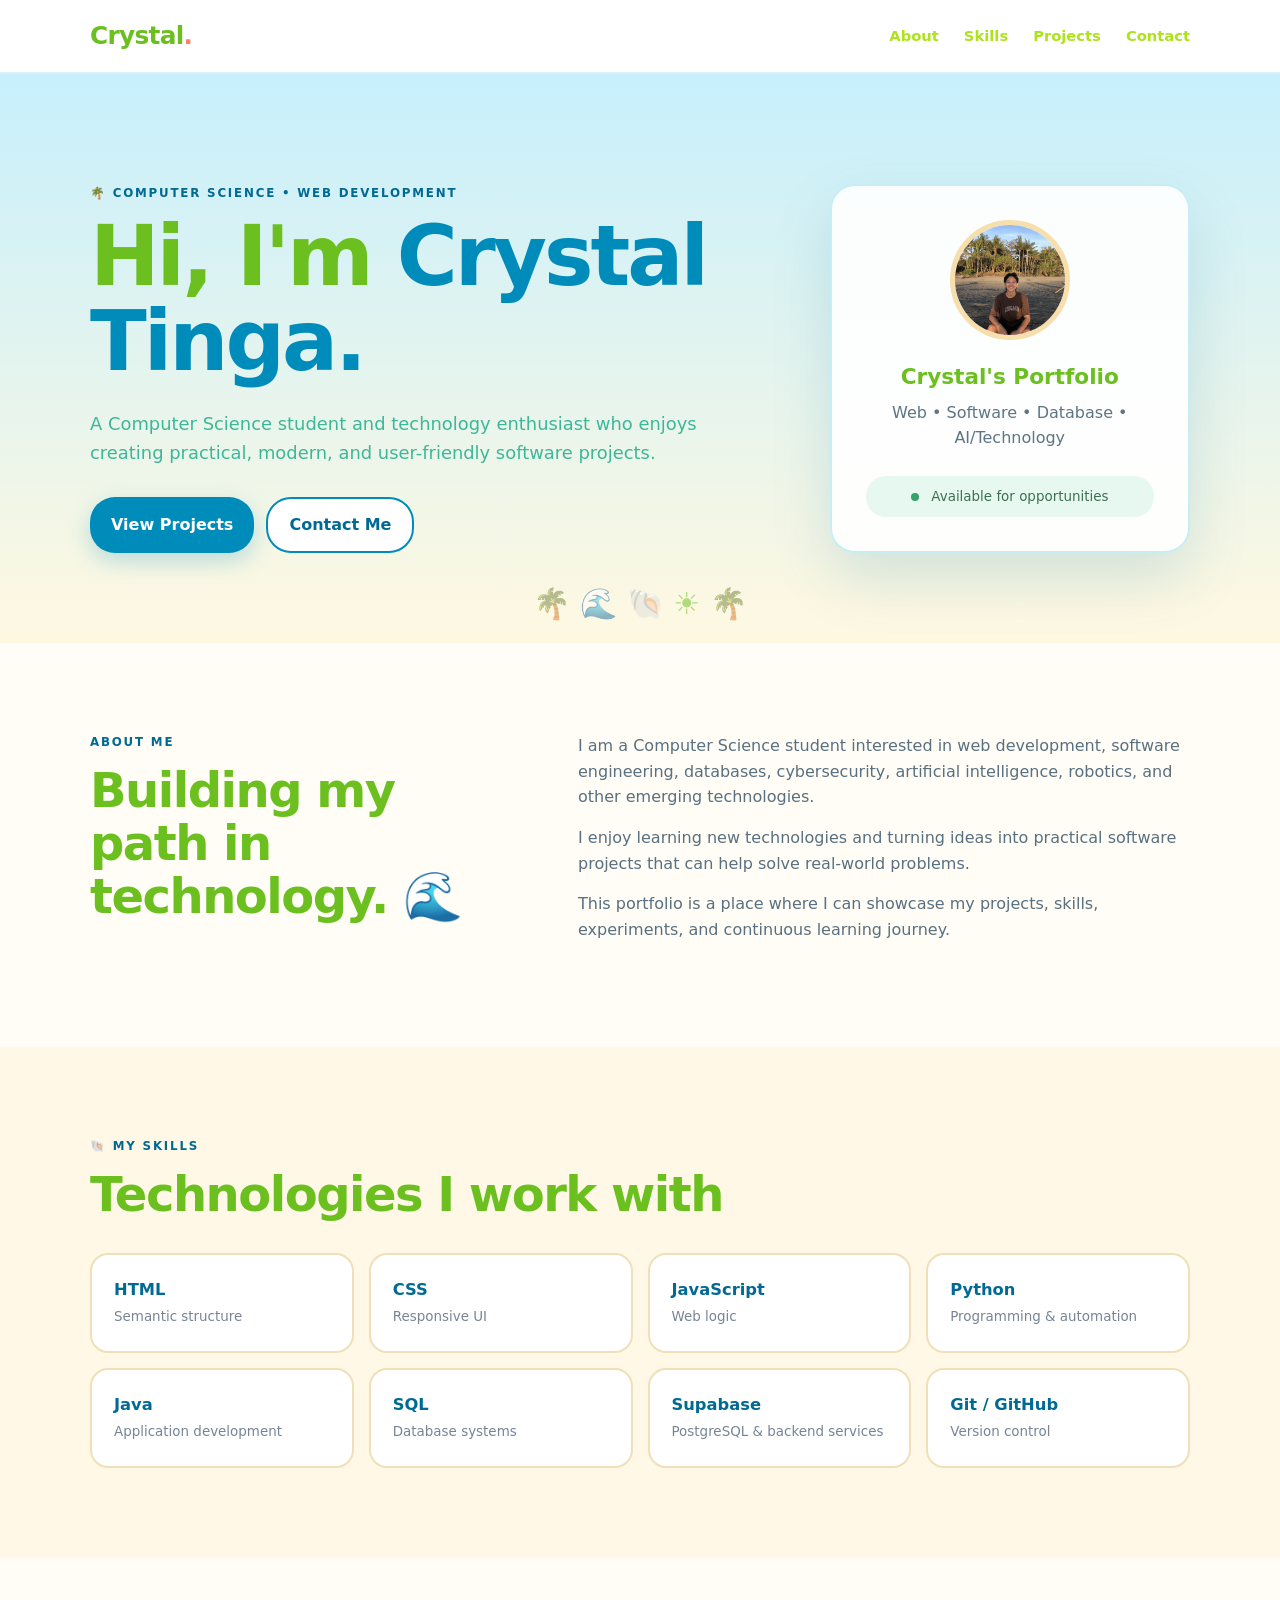
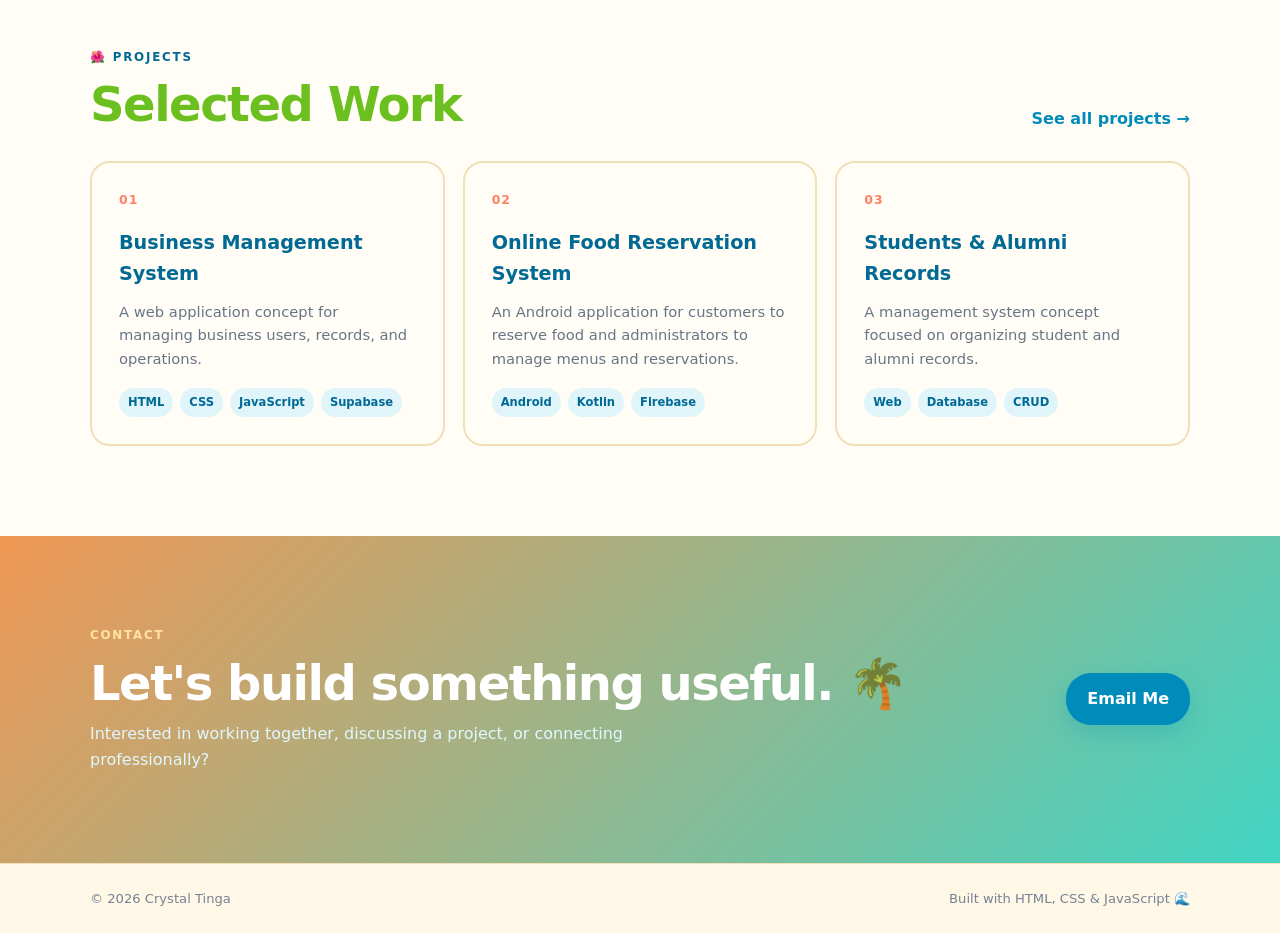
<file: index.html>
<!DOCTYPE html>
<html lang="en">
<head>
    <meta charset="UTF-8">
    <meta name="viewport" content="width=device-width, initial-scale=1.0">

    <meta
        name="description"
        content="Crystal Tinga — Computer Science student, developer, and technology enthusiast."
    >

    <meta name="author" content="Crystal Tinga">

    <title>Crystal Tinga | Portfolio</title>

    <link rel="stylesheet" href="style.css">
</head>

<body>

<!-- ================= HEADER ================= -->

<header class="site-header">
    <nav class="nav container">

        <a class="brand" href="index.html" aria-label="Crystal Tinga home">
            Crystal<span>.</span>
        </a>

        <div class="nav-links" id="navLinks">
            <a href="#about">About</a>
            <a href="#skills">Skills</a>
            <a href="#projects">Projects</a>
            <a href="#contact">Contact</a>
        </div>

        <button
            class="menu-toggle"
            type="button"
            aria-label="Open navigation menu"
            aria-expanded="false"
            aria-controls="navLinks"
        >
            ☰
        </button>

    </nav>
</header>


<main>

<!-- ================= HERO ================= -->

<section class="hero">

    <div class="container hero-grid">

        <div class="hero-content">

            <p class="eyebrow">
                🌴 COMPUTER SCIENCE • WEB DEVELOPMENT
            </p>

            <h1>
                Hi, I'm <span>Crystal Tinga.</span>
            </h1>

            <p class="hero-text">
                A Computer Science student and technology enthusiast
                who enjoys creating practical, modern, and user-friendly
                software projects.
            </p>

            <div class="hero-actions">
                <a class="btn primary" href="#projects">
                    View Projects
                </a>

                <a class="btn outline" href="#contact">
                    Contact Me
                </a>
            </div>

        </div>


        <div class="hero-card">

            <div class="avatar">
                <img src="profile.jpg" alt="Crystal Tinga">
            </div>

            <h2>
                Crystal's Portfolio
            </h2>

            <p>
                Web • Software • Database • AI/Technology
            </p>

            <div class="status">
                <span></span>
                Available for opportunities
            </div>

        </div>

    </div>

</section>


<!-- ================= ABOUT ================= -->

<section id="about" class="section">

    <div class="container two-col">

        <div>
            <p class="eyebrow">
                ABOUT ME
            </p>

            <h2>
                Building my path in technology. 🌊
            </h2>
        </div>

        <div class="about-text">

            <p>
                I am a Computer Science student interested in web development,
                software engineering, databases, cybersecurity, artificial
                intelligence, robotics, and other emerging technologies.
            </p>

            <p>
                I enjoy learning new technologies and turning ideas into
                practical software projects that can help solve real-world
                problems.
            </p>

            <p>
                This portfolio is a place where I can showcase my projects,
                skills, experiments, and continuous learning journey.
            </p>

        </div>

    </div>

</section>


<!-- ================= SKILLS ================= -->

<section id="skills" class="section section-muted">

    <div class="container">

        <p class="eyebrow">
            🐚 MY SKILLS
        </p>

        <h2>
            Technologies I work with
        </h2>

        <div class="skill-grid">

            <div class="skill-card">
                <strong>HTML</strong>
                <span>Semantic structure</span>
            </div>

            <div class="skill-card">
                <strong>CSS</strong>
                <span>Responsive UI</span>
            </div>

            <div class="skill-card">
                <strong>JavaScript</strong>
                <span>Web logic</span>
            </div>

            <div class="skill-card">
                <strong>Python</strong>
                <span>Programming & automation</span>
            </div>

            <div class="skill-card">
                <strong>Java</strong>
                <span>Application development</span>
            </div>

            <div class="skill-card">
                <strong>SQL</strong>
                <span>Database systems</span>
            </div>

            <div class="skill-card">
                <strong>Supabase</strong>
                <span>PostgreSQL & backend services</span>
            </div>

            <div class="skill-card">
                <strong>Git / GitHub</strong>
                <span>Version control</span>
            </div>

        </div>

    </div>

</section>


<!-- ================= PROJECTS ================= -->

<section id="projects" class="section">

    <div class="container">

        <div class="section-head">

            <div>
                <p class="eyebrow">
                    🌺 PROJECTS
                </p>

                <h2>
                    Selected Work
                </h2>
            </div>

            <a class="text-link" href="project.html">
                See all projects →
            </a>

        </div>


        <div class="project-grid">

            <article class="project-card">

                <div class="project-number">
                    01
                </div>

                <h3>
                    Business Management System
                </h3>

                <p>
                    A web application concept for managing business users,
                    records, and operations.
                </p>

                <div class="tags">
                    <span>HTML</span>
                    <span>CSS</span>
                    <span>JavaScript</span>
                    <span>Supabase</span>
                </div>

            </article>


            <article class="project-card">

                <div class="project-number">
                    02
                </div>

                <h3>
                    Online Food Reservation System
                </h3>

                <p>
                    An Android application for customers to reserve food
                    and administrators to manage menus and reservations.
                </p>

                <div class="tags">
                    <span>Android</span>
                    <span>Kotlin</span>
                    <span>Firebase</span>
                </div>

            </article>


            <article class="project-card">

                <div class="project-number">
                    03
                </div>

                <h3>
                    Students & Alumni Records
                </h3>

                <p>
                    A management system concept focused on organizing
                    student and alumni records.
                </p>

                <div class="tags">
                    <span>Web</span>
                    <span>Database</span>
                    <span>CRUD</span>
                </div>

            </article>

        </div>

    </div>

</section>


<!-- ================= CONTACT ================= -->

<section id="contact" class="section contact-section">

    <div class="container contact-card">

        <div>

            <p class="eyebrow">
                CONTACT
            </p>

            <h2>
                Let's build something useful. 🌴
            </h2>

            <p>
                Interested in working together, discussing a project,
                or connecting professionally?
            </p>

        </div>

        <a class="btn primary" 
          href="crytaltinga1@gmail.com">
            Email Me
        </a>

    </div>

</section>

</main>


<!-- ================= FOOTER ================= -->

<footer class="footer">

    <div class="container footer-inner">

        <span>
            © <span id="year"></span> Crystal Tinga
        </span>

        <span>
            Built with HTML, CSS & JavaScript 🌊
        </span>

    </div>

</footer>


<script src="script.js"></script>

</body>
</html>
</file>
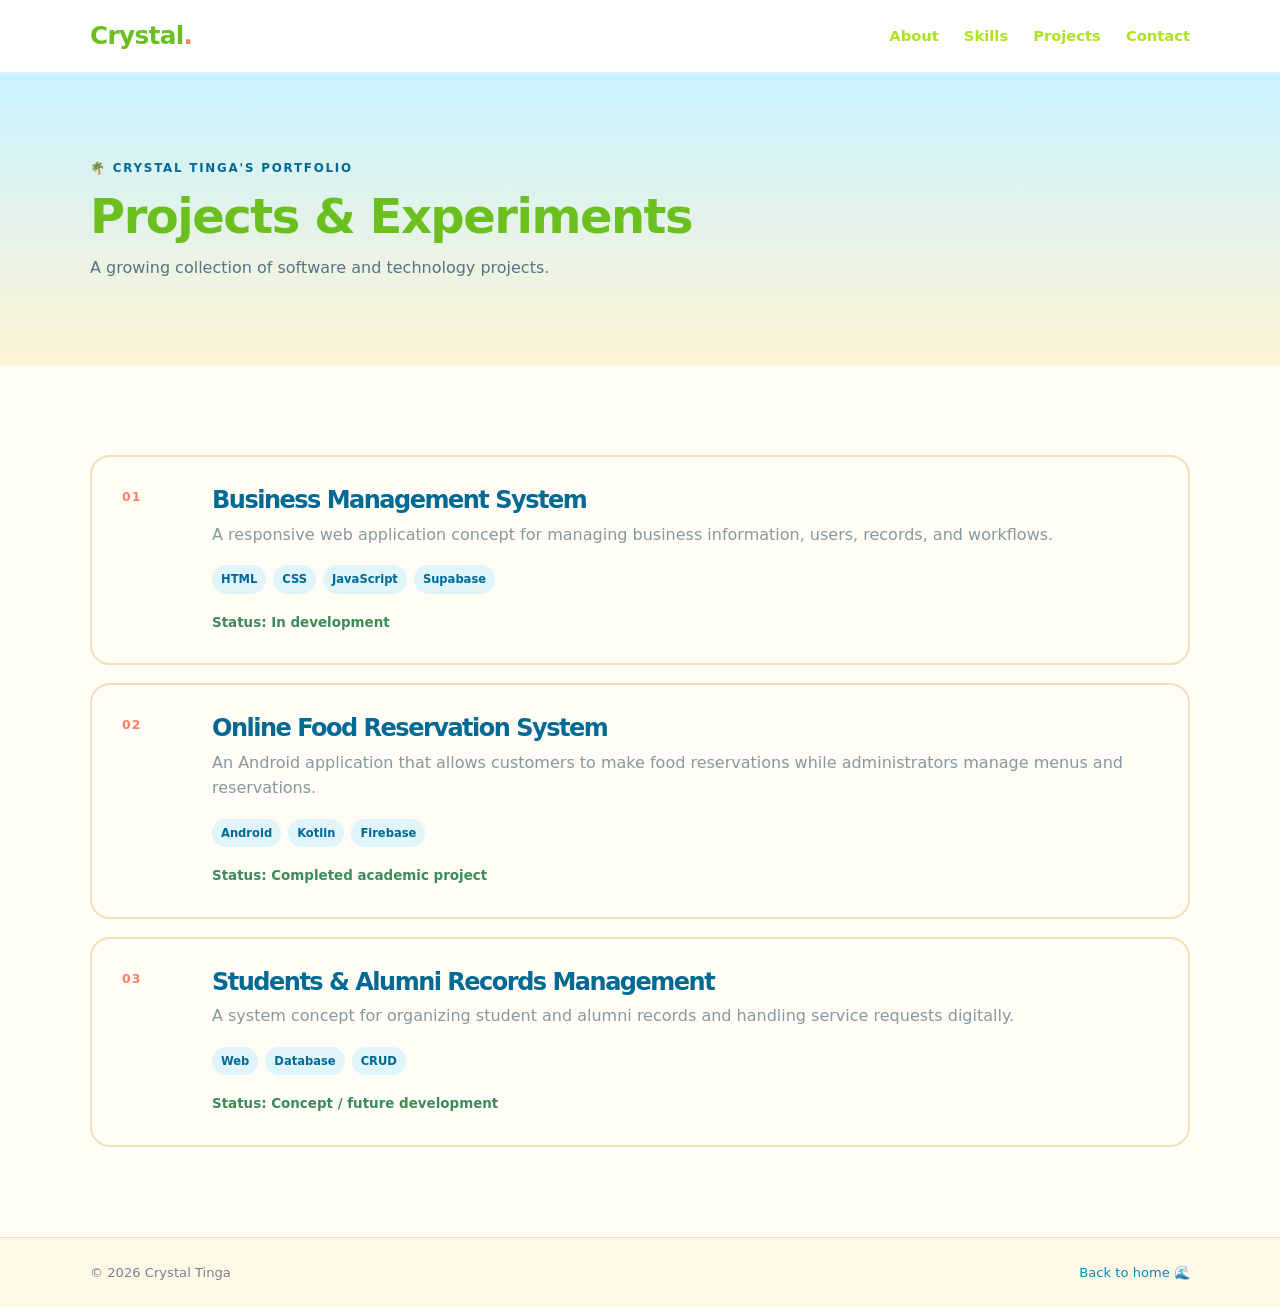
<file: project.html>
<!DOCTYPE html>
<html lang="en">

<head>

    <meta charset="UTF-8">

    <meta
        name="viewport"
        content="width=device-width, initial-scale=1.0"
    >

    <meta
        name="description"
        content="Projects and experiments by Crystal Tinga."
    >

    <meta name="author" content="Crystal Tinga">

    <title>Projects | Crystal Tinga</title>

    <link rel="stylesheet" href="style.css">

</head>


<body>

<!-- ================= HEADER ================= -->

<header class="site-header">

    <nav class="nav container">

        <a
            class="brand"
            href="index.html"
            aria-label="Crystal Tinga home"
        >
            Crystal<span>.</span>
        </a>


        <div class="nav-links" id="navLinks">

            <a href="index.html#about">
                About
            </a>

            <a href="index.html#skills">
                Skills
            </a>

            <a href="index.html#projects">
                Projects
            </a>

            <a href="index.html#contact">
                Contact
            </a>

        </div>


        <button
            class="menu-toggle"
            type="button"
            aria-label="Open navigation menu"
            aria-expanded="false"
            aria-controls="navLinks"
        >
            ☰
        </button>

    </nav>

</header>


<main>

<!-- ================= PAGE HERO ================= -->

<section class="page-hero">

    <div class="container">

        <p class="eyebrow">
            🌴 CRYSTAL TINGA'S PORTFOLIO
        </p>

        <h1>
            Projects & Experiments
        </h1>

        <p>
            A growing collection of software and technology projects.
        </p>

    </div>

</section>


<!-- ================= PROJECT LIST ================= -->

<section class="section">

    <div class="container project-list">


        <!-- Project 01 -->

        <article class="project-detail">

            <div class="project-number">
                01
            </div>

            <div>

                <h2>
                    Business Management System
                </h2>

                <p>
                    A responsive web application concept for managing
                    business information, users, records, and workflows.
                </p>

                <div class="tags">
                    <span>HTML</span>
                    <span>CSS</span>
                    <span>JavaScript</span>
                    <span>Supabase</span>
                </div>

                <p class="project-status">
                    Status: In development
                </p>

            </div>

        </article>


        <!-- Project 02 -->

        <article class="project-detail">

            <div class="project-number">
                02
            </div>

            <div>

                <h2>
                    Online Food Reservation System
                </h2>

                <p>
                    An Android application that allows customers to make
                    food reservations while administrators manage menus
                    and reservations.
                </p>

                <div class="tags">
                    <span>Android</span>
                    <span>Kotlin</span>
                    <span>Firebase</span>
                </div>

                <p class="project-status">
                    Status: Completed academic project
                </p>

            </div>

        </article>


        <!-- Project 03 -->

        <article class="project-detail">

            <div class="project-number">
                03
            </div>

            <div>

                <h2>
                    Students & Alumni Records Management
                </h2>

                <p>
                    A system concept for organizing student and alumni
                    records and handling service requests digitally.
                </p>

                <div class="tags">
                    <span>Web</span>
                    <span>Database</span>
                    <span>CRUD</span>
                </div>

                <p class="project-status">
                    Status: Concept / future development
                </p>

            </div>

        </article>

    </div>

</section>

</main>


<!-- ================= FOOTER ================= -->

<footer class="footer">

    <div class="container footer-inner">

        <span>
            © <span id="year"></span> Crystal Tinga
        </span>

        <a href="index.html">
            Back to home 🌊
        </a>

    </div>

</footer>


<script src="script.js"></script>

</body>

</html>
</file>
<file: style.css>
/* =========================================================
   RESET
========================================================= */

* {
    margin: 0;
    padding: 0;
    box-sizing: border-box;
}


/* =========================================================
   BASE
========================================================= */

html {
    scroll-behavior: smooth;
    scroll-padding-top: 90px;
}

body {
    font-family:
        Inter,
        ui-sans-serif,
        system-ui,
        -apple-system,
        BlinkMacSystemFont,
        "Segoe UI",
        sans-serif;

    color: #6bc01f;
    background: #fffdf5;
    line-height: 1.6;
}

a {
    color: inherit;
}

button,
input,
textarea {
    font: inherit;
}

button {
    cursor: pointer;
}

.container {
    width: min(1100px, 92%);
    margin: 0 auto;
}


/* =========================================================
   BEACH COLORS
========================================================= */

:root {
    --ocean: #008cba;
    --deep-ocean: #006994;
    --sky: #dff7ff;
    --sand: #f7dfad;
    --light-sand: #fff8e7;
    --coral: #ff8066;
    --palm: #3d8b5a;
    --dark: #17324d;
    --white: #ffffff;
}


/* =========================================================
   HEADER
========================================================= */

.site-header {
    background: rgba(255, 255, 255, 0.92);
    backdrop-filter: blur(12px);
    border-bottom: 2px solid #d8f2f7;

    position: sticky;
    top: 0;
    z-index: 100;
}

.nav {
    min-height: 72px;

    display: flex;
    align-items: center;
    justify-content: space-between;

    gap: 20px;
    position: relative;
}

.brand {
    text-decoration: none;
    font-size: 1.55rem;
    font-weight: 800;
    letter-spacing: -0.7px;
    white-space: nowrap;
}

.brand span {
    color: var(--coral);
}

.nav-links {
    display: flex;
    align-items: center;
    gap: 25px;
}

.nav-links a {
    text-decoration: none;
    color: #ade31a;
    font-size: 0.92rem;
    font-weight: 600;
    transition: 0.2s ease;
}

.nav-links a:hover {
    color: var(--ocean);
}

.menu-toggle {
    display: none;
    border: 0;
    background: transparent;
    color: var(--dark);
    font-size: 1.6rem;
    padding: 8px;
    border-radius: 8px;
}


/* =========================================================
   HERO - BEACH
========================================================= */

.hero {
    padding: 110px 0 90px;

    background:
        linear-gradient(
            180deg,
            rgba(180, 235, 255, 0.75),
            rgba(255, 248, 224, 0.95)
        );

    position: relative;
    overflow: hidden;
}

.hero::after {
    content: "🌴  🌊  🐚  ☀️  🌴";

    position: absolute;
    bottom: 15px;
    left: 0;
    width: 100%;

    text-align: center;
    font-size: 30px;

    opacity: 0.5;
}

.hero-grid {
    display: grid;
    grid-template-columns: 1.3fr 0.7fr;

    gap: 70px;
    align-items: center;

    position: relative;
    z-index: 2;
}

.eyebrow {
    color: var(--deep-ocean);

    font-size: 0.74rem;
    font-weight: 800;

    letter-spacing: 1.8px;
    margin-bottom: 12px;
}

.hero h1 {
    font-size: clamp(2.8rem, 7vw, 5.2rem);

    line-height: 1.02;
    letter-spacing: -3px;
    max-width: 800px;
}

.hero h1 span {
    color: var(--ocean);
}

.hero-text {
    max-width: 650px;

    color: #3db79a;
    font-size: 1.12rem;

    margin: 25px 0 30px;
}


/* =========================================================
   BUTTONS
========================================================= */

.hero-actions {
    display: flex;
    gap: 12px;
    flex-wrap: wrap;
}

.btn {
    display: inline-flex;

    justify-content: center;
    align-items: center;

    text-decoration: none;

    border: 0;
    border-radius: 25px;

    padding: 13px 21px;

    font-weight: 750;

    transition:
        transform 0.2s ease,
        background 0.2s ease,
        box-shadow 0.2s ease;
}

.btn:hover {
    transform: translateY(-3px);
}

.primary {
    background: var(--ocean);
    color: white;

    box-shadow:
        0 8px 22px rgba(0, 140, 186, 0.25);
}

.primary:hover {
    background: var(--deep-ocean);
}

.outline {
    border: 2px solid var(--ocean);
    background: white;
    color: var(--deep-ocean);
}

.outline:hover {
    background: var(--sky);
}


/* =========================================================
   HERO CARD
========================================================= */

.hero-card {
    background: rgba(255, 255, 255, 0.92);

    border: 2px solid #c7edf5;
    border-radius: 25px;

    padding: 34px;

    box-shadow:
        0 25px 60px rgba(0, 105, 148, 0.15);

    text-align: center;
}

.avatar {
    width: 120px;
    height: 120px;

    border-radius: 50%;
    overflow: hidden;

    margin: 0 auto 20px;

    border: 5px solid #f7dfad;
}

.avatar img {
    width: 100%;
    height: 100%;

    object-fit: cover;
    display: block;
}

.hero-card h2 {
    font-size: 1.35rem;
    margin-bottom: 5px;
}

.hero-card p {
    color: #5d7585;
}

.status {
    margin-top: 25px;

    padding: 10px 12px;

    border-radius: 20px;

    background: #e6f8ef;
    color: #3d7052;

    font-size: 0.84rem;
}

.status span {
    display: inline-block;

    width: 8px;
    height: 8px;

    border-radius: 50%;

    background: #36a269;
    margin-right: 8px;
}


/* =========================================================
   SECTIONS
========================================================= */

.section {
    padding: 90px 0;
}

.section-muted {
    background: var(--light-sand);
}

.section h2,
.page-hero h1 {
    font-size: clamp(2rem, 4vw, 3rem);

    line-height: 1.1;
    letter-spacing: -1.5px;
}


/* =========================================================
   ABOUT
========================================================= */

.two-col {
    display: grid;

    grid-template-columns: 0.8fr 1.2fr;

    gap: 80px;
}

.about-text p {
    color: #587080;
    margin-bottom: 15px;
}


/* =========================================================
   SKILLS
========================================================= */

.skill-grid {
    display: grid;

    grid-template-columns: repeat(4, 1fr);

    gap: 15px;
    margin-top: 32px;
}

.skill-card {
    padding: 22px;

    background: white;

    border: 2px solid #f0dfb9;
    border-radius: 18px;

    transition:
        transform 0.2s ease,
        box-shadow 0.2s ease;
}

.skill-card:hover {
    transform: translateY(-5px);

    box-shadow:
        0 12px 25px rgba(0, 105, 148, 0.12);
}

.skill-card strong {
    display: block;
    font-size: 1.02rem;
    color: var(--deep-ocean);
}

.skill-card span {
    color: #788496;
    font-size: 0.84rem;
}


/* =========================================================
   PROJECTS
========================================================= */

.section-head {
    display: flex;

    justify-content: space-between;
    align-items: end;

    gap: 25px;
    margin-bottom: 30px;
}

.text-link {
    color: var(--ocean);

    text-decoration: none;
    font-weight: 700;

    white-space: nowrap;
}

.text-link:hover {
    text-decoration: underline;
}

.project-grid {
    display: grid;

    grid-template-columns: repeat(3, 1fr);

    gap: 18px;
}

.project-card {
    border: 2px solid #f0dfb9;
    border-radius: 20px;

    padding: 27px;

    background: #fffdf5;

    transition:
        transform 0.2s ease,
        box-shadow 0.2s ease;
}

.project-card:hover {
    transform: translateY(-5px);

    box-shadow:
        0 18px 35px rgba(0, 105, 148, 0.12);
}

.project-number {
    color: var(--coral);

    font-weight: 800;
    font-size: 0.78rem;

    letter-spacing: 1px;
    margin-bottom: 18px;
}

.project-card h3 {
    font-size: 1.2rem;
    margin-bottom: 10px;

    color: var(--deep-ocean);
}

.project-card p {
    color: #687587;
    font-size: 0.92rem;
}


/* =========================================================
   TAGS
========================================================= */

.tags {
    display: flex;

    flex-wrap: wrap;

    gap: 7px;
    margin-top: 18px;
}

.tags span {
    font-size: 0.72rem;

    padding: 5px 9px;

    background: #dff5fa;

    border-radius: 20px;

    color: var(--deep-ocean);

    font-weight: 700;
}


/* =========================================================
   CONTACT
========================================================= */

.contact-section {
    background:
        linear-gradient(
            135deg,
            #f09754,
            #40d4c3
        );

    color: white;
}

.contact-card {
    display: flex;

    justify-content: space-between;
    align-items: center;

    gap: 30px;
}

.contact-card p:not(.eyebrow) {
    color: #e1f8ff;

    margin-top: 12px;

    max-width: 650px;
}

.contact-section .eyebrow {
    color: #ffe3a3;
}


/* =========================================================
   FOOTER
========================================================= */

.footer {
    border-top: 1px solid #f0dfb9;

    padding: 24px 0;

    background: #fff8e7;

    color: #758195;

    font-size: 0.82rem;
}

.footer-inner {
    display: flex;

    justify-content: space-between;

    gap: 20px;
}

.footer a {
    color: var(--ocean);
    text-decoration: none;
}

.footer a:hover {
    text-decoration: underline;
}


/* =========================================================
   PROJECT PAGE
========================================================= */

.page-hero {
    padding: 85px 0;

    background:
        linear-gradient(
            180deg,
            #c8f2ff,
            #fff4d5
        );
}

.page-hero p:last-child {
    color: #587384;
    margin-top: 12px;
}

.project-list {
    display: grid;
    gap: 18px;
}

.project-detail {
    display: grid;

    grid-template-columns: 70px 1fr;

    gap: 20px;

    padding: 30px;

    border: 2px solid #f0dfb9;

    border-radius: 20px;

    background: #fffdf5;
}

.project-detail h2 {
    font-size: 1.5rem;
    margin-bottom: 8px;

    color: var(--deep-ocean);
}

.project-detail p {
    color: #8698a0;
}

.project-status {
    font-size: 0.84rem;

    margin-top: 18px;

    font-weight: 700;

    color: var(--palm) !important;
}


/* =========================================================
   ACCESSIBILITY
========================================================= */

button:focus-visible,
a:focus-visible {
    outline: 3px solid rgba(0, 140, 186, 0.3);
    outline-offset: 3px;
}


/* =========================================================
   TABLET
========================================================= */

@media (max-width: 900px) {

    .hero-grid {
        grid-template-columns: 1fr;
        gap: 45px;
    }

    .hero-card {
        max-width: 600px;
        margin: auto;
    }

    .two-col {
        grid-template-columns: 1fr;
        gap: 40px;
    }

    .skill-grid {
        grid-template-columns: repeat(2, 1fr);
    }

    .project-grid {
        grid-template-columns: repeat(2, 1fr);
    }
}


/* =========================================================
   MOBILE NAVIGATION
========================================================= */

@media (max-width: 800px) {

    .nav {
        min-height: 68px;
    }

    .menu-toggle {
        display: block;
    }

    .nav-links {
        display: none;

        position: absolute;

        top: 68px;
        left: 0;
        right: 0;

        flex-direction: column;
        align-items: stretch;

        gap: 0;

        background: white;

        border-bottom: 2px solid #d8f2f7;

        box-shadow:
            0 12px 25px rgba(15, 23, 42, 0.08);

        padding: 10px 4%;
    }

    .nav-links.open {
        display: flex;
    }

    .nav-links a {
        padding: 14px 0;

        border-bottom: 1px solid #edf6f8;
    }

    .nav-links a:last-child {
        border-bottom: 0;
    }

    .contact-card {
        flex-direction: column;
        align-items: flex-start;
    }

    .section-head {
        align-items: flex-start;
        flex-direction: column;
    }
}


/* =========================================================
   SMALL TABLETS / LARGE PHONES
========================================================= */

@media (max-width: 650px) {

    .hero {
        padding: 80px 0 65px;
    }

    .hero h1 {
        letter-spacing: -2px;
    }

    .hero-card {
        padding: 28px;
    }

    .section {
        padding: 70px 0;
    }

    .project-grid {
        grid-template-columns: 1fr;
    }

    .project-detail {
        grid-template-columns: 1fr;
        gap: 5px;
    }
}


/* =========================================================
   SMALL PHONES
========================================================= */

@media (max-width: 520px) {

    .container {
        width: min(92%, 1100px);
    }

    .hero {
        padding: 70px 0 55px;
    }

    .hero h1 {
        font-size: clamp(2.5rem, 13vw, 3.5rem);
        letter-spacing: -2px;
    }

    .hero-text {
        font-size: 1rem;
    }

    .hero-actions {
        flex-direction: column;
        align-items: stretch;
    }

    .btn {
        width: 100%;
    }

    .skill-grid {
        grid-template-columns: 1fr;
    }

    .section {
        padding: 60px 0;
    }

    .section h2,
    .page-hero h1 {
        font-size: 2rem;
    }

    .project-card {
        padding: 23px;
    }

    .project-detail {
        padding: 23px;
    }

    .footer-inner {
        flex-direction: column;
        align-items: flex-start;
    }

    .page-hero {
        padding: 65px 0;
    }
}


/* =========================================================
   VERY SMALL PHONES
========================================================= */

@media (max-width: 360px) {

    .brand {
        font-size: 1.35rem;
    }

    .hero h1 {
        font-size: 2.35rem;
    }

    .hero-card {
        padding: 23px;
    }

    .avatar {
        width: 75px;
        height: 75px;
    }
}
</file>
